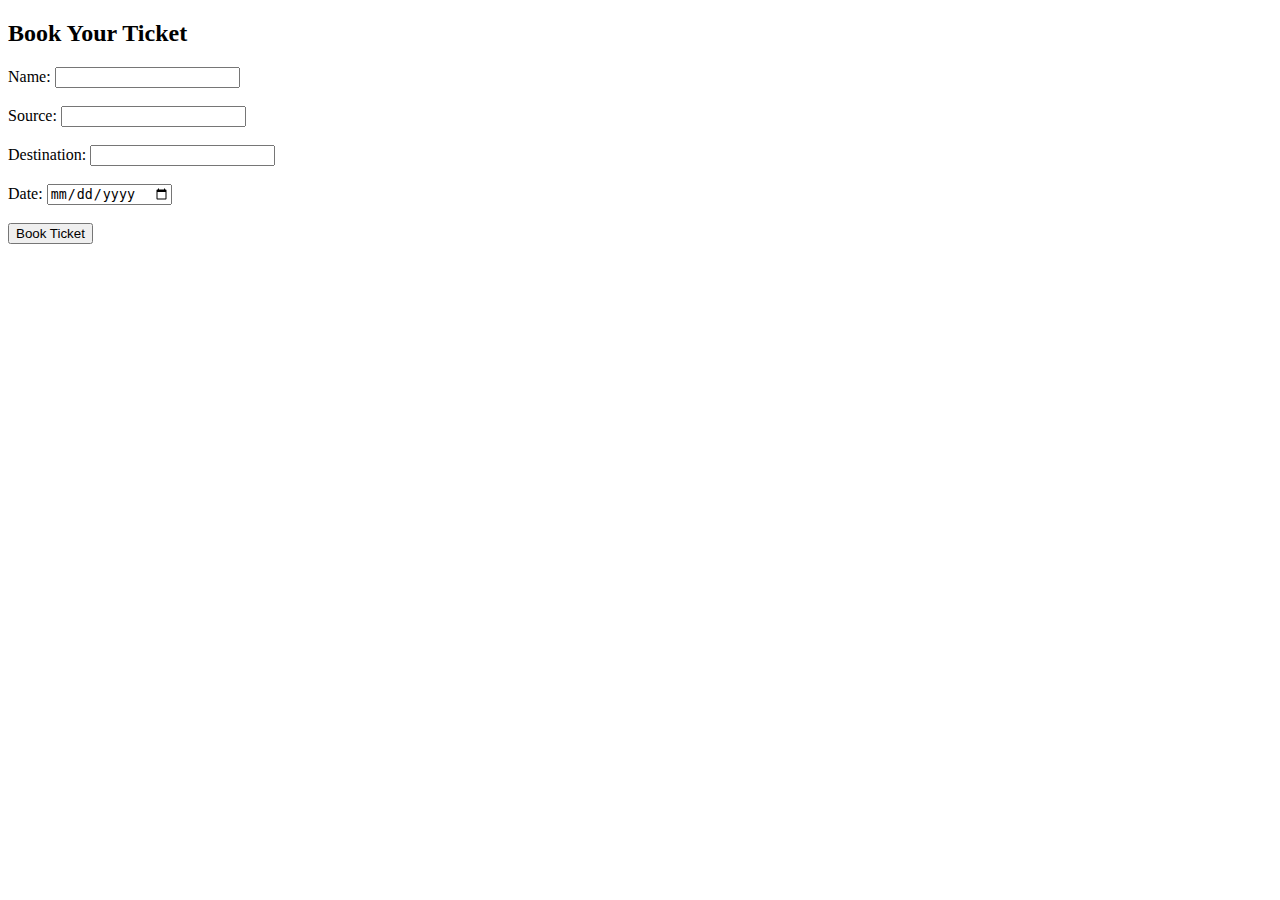
<file: Ex 6/index.html>
<!DOCTYPE html>
<html>
<head>
    <title>Ticket Booking</title>
</head>
<body>
    <h2>Book Your Ticket</h2>
    <form action="TicketBookingServlet" method="post">
        Name: <input type="text" name="passenger_name" required><br><br>
        Source: <input type="text" name="source" required><br><br>
        Destination: <input type="text" name="destination" required><br><br>
        Date: <input type="date" name="travel_date" required><br><br>
        <input type="submit" value="Book Ticket">
    </form>
</body>
</html>
</file>
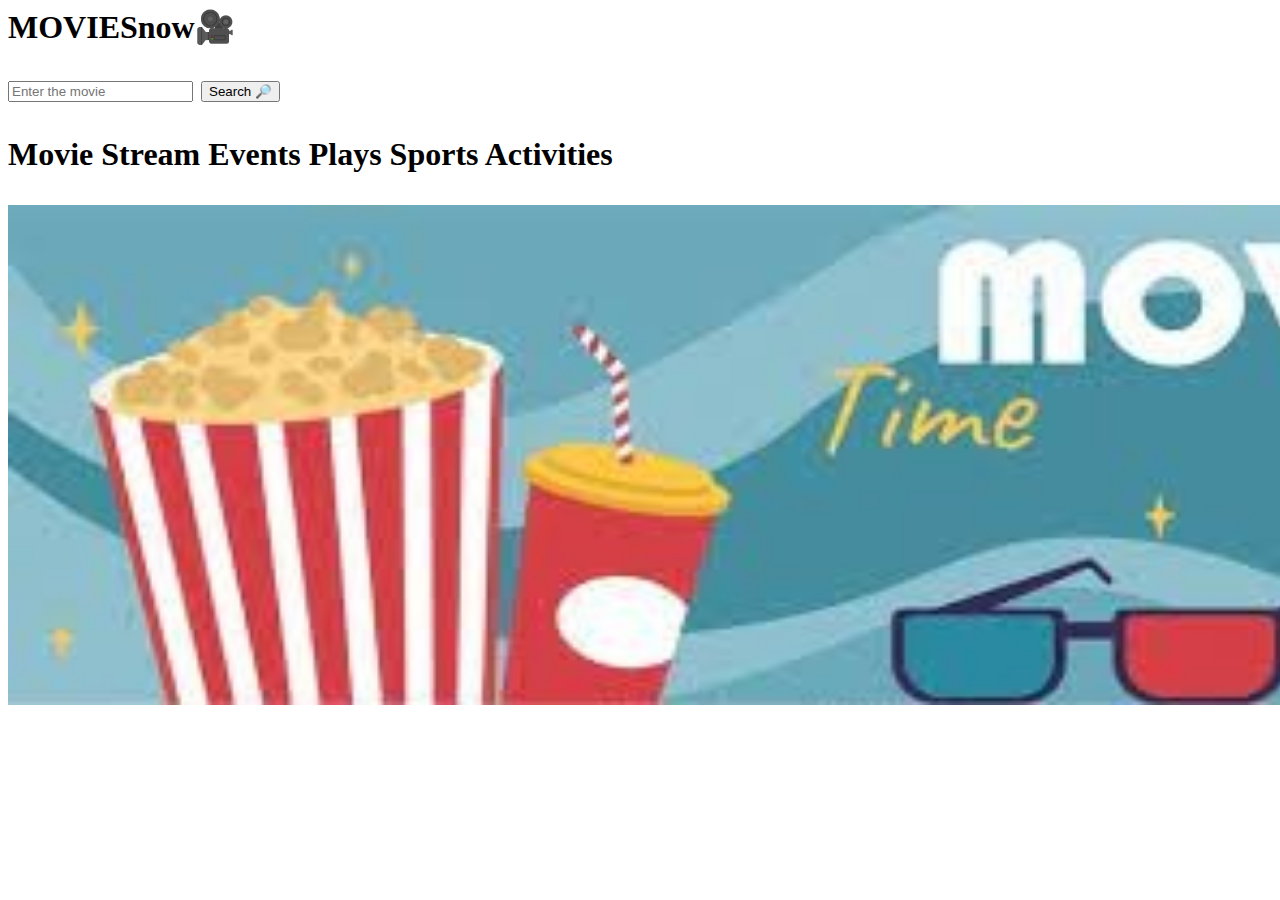
<file: Ex 1/Movie.html>
<html>
<body>
<h1>MOVIESnow🎥<h1>
<input placeholder = "Enter the movie             ">
<button>Search 🔎</button>

<div>
<p>Movie Stream Events Plays Sports Activities </p>
<img src = "movies.jpg" width = "1525" height="500">
</div>
</file>
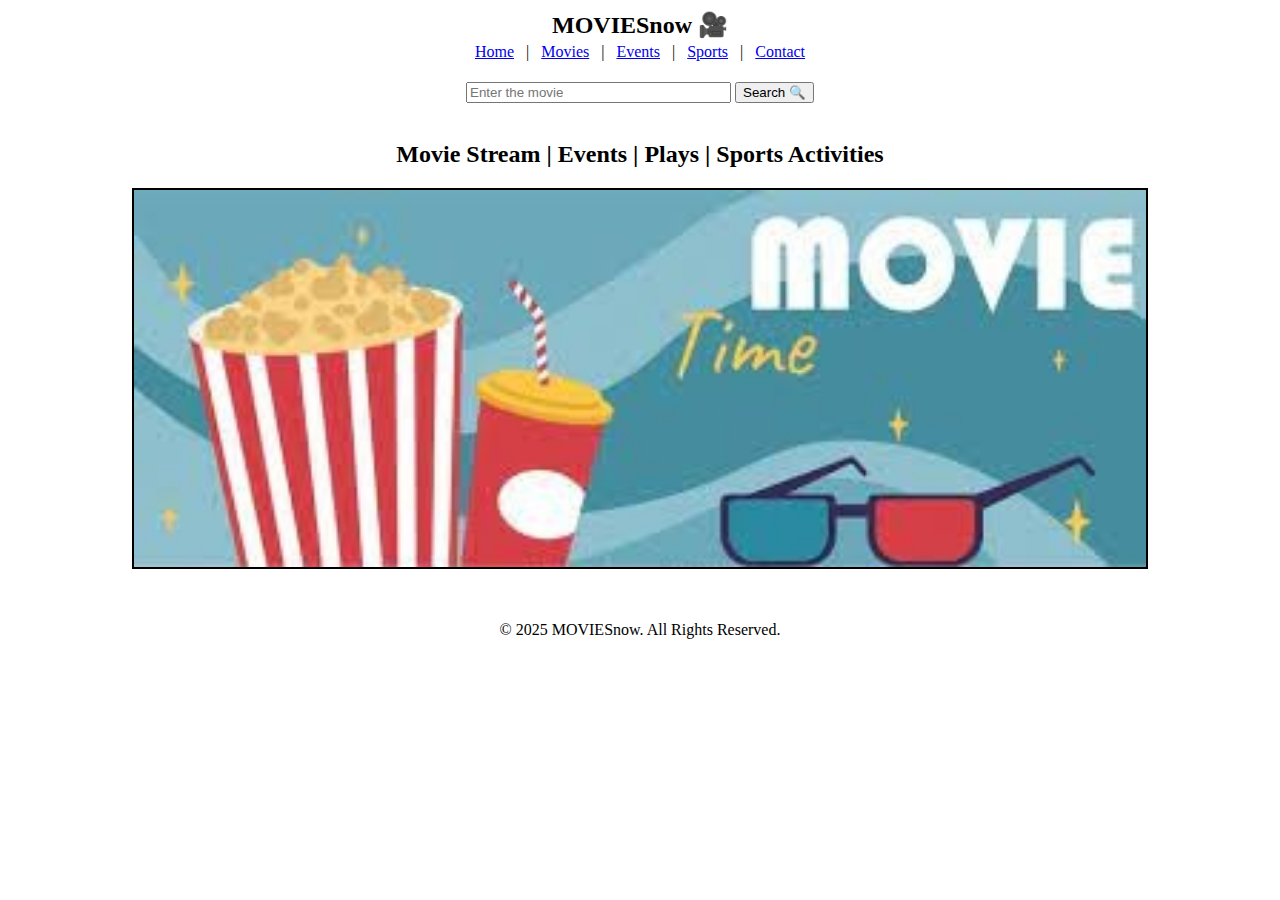
<file: Ex 1/Movies.html>
<!DOCTYPE html>
<html>
<head>
  <title>MOVIESnow</title>
</head>

  <table width="100%" >
    <tr>
      <td align="center">
        <font color="Black" size="5"><b>MOVIESnow 🎥</b></font>
      </td>
    </tr>
    <tr>
      <td align="center">
        <a href="Movie.html">Home</a> &nbsp; | &nbsp;
        <a href="#">Movies</a> &nbsp; | &nbsp;
        <a href="#">Events</a> &nbsp; | &nbsp;
        <a href="#">Sports</a> &nbsp; | &nbsp;
        <a href="#">Contact</a>
      </td>
    </tr>
  </table>

  <br>

  <center>
    <form>
      <input type="text" placeholder="Enter the movie" size="30">
      <input type="submit" value="Search 🔍">
    </form>
  </center>

  <br>

  <h2 align="center">Movie Stream | Events | Plays | Sports Activities</h2>

  <center>
    <img src="movies.jpg" alt="Movie Poster" width="80%" border="2">
  </center>

  <br><br>

  <table width="100%" cellpadding="10">
    <tr>
      <td align="center">
        <font color="black">&copy; 2025 MOVIESnow. All Rights Reserved.</font>
      </td>
    </tr>
  </table>

</body>
</html>
</file>
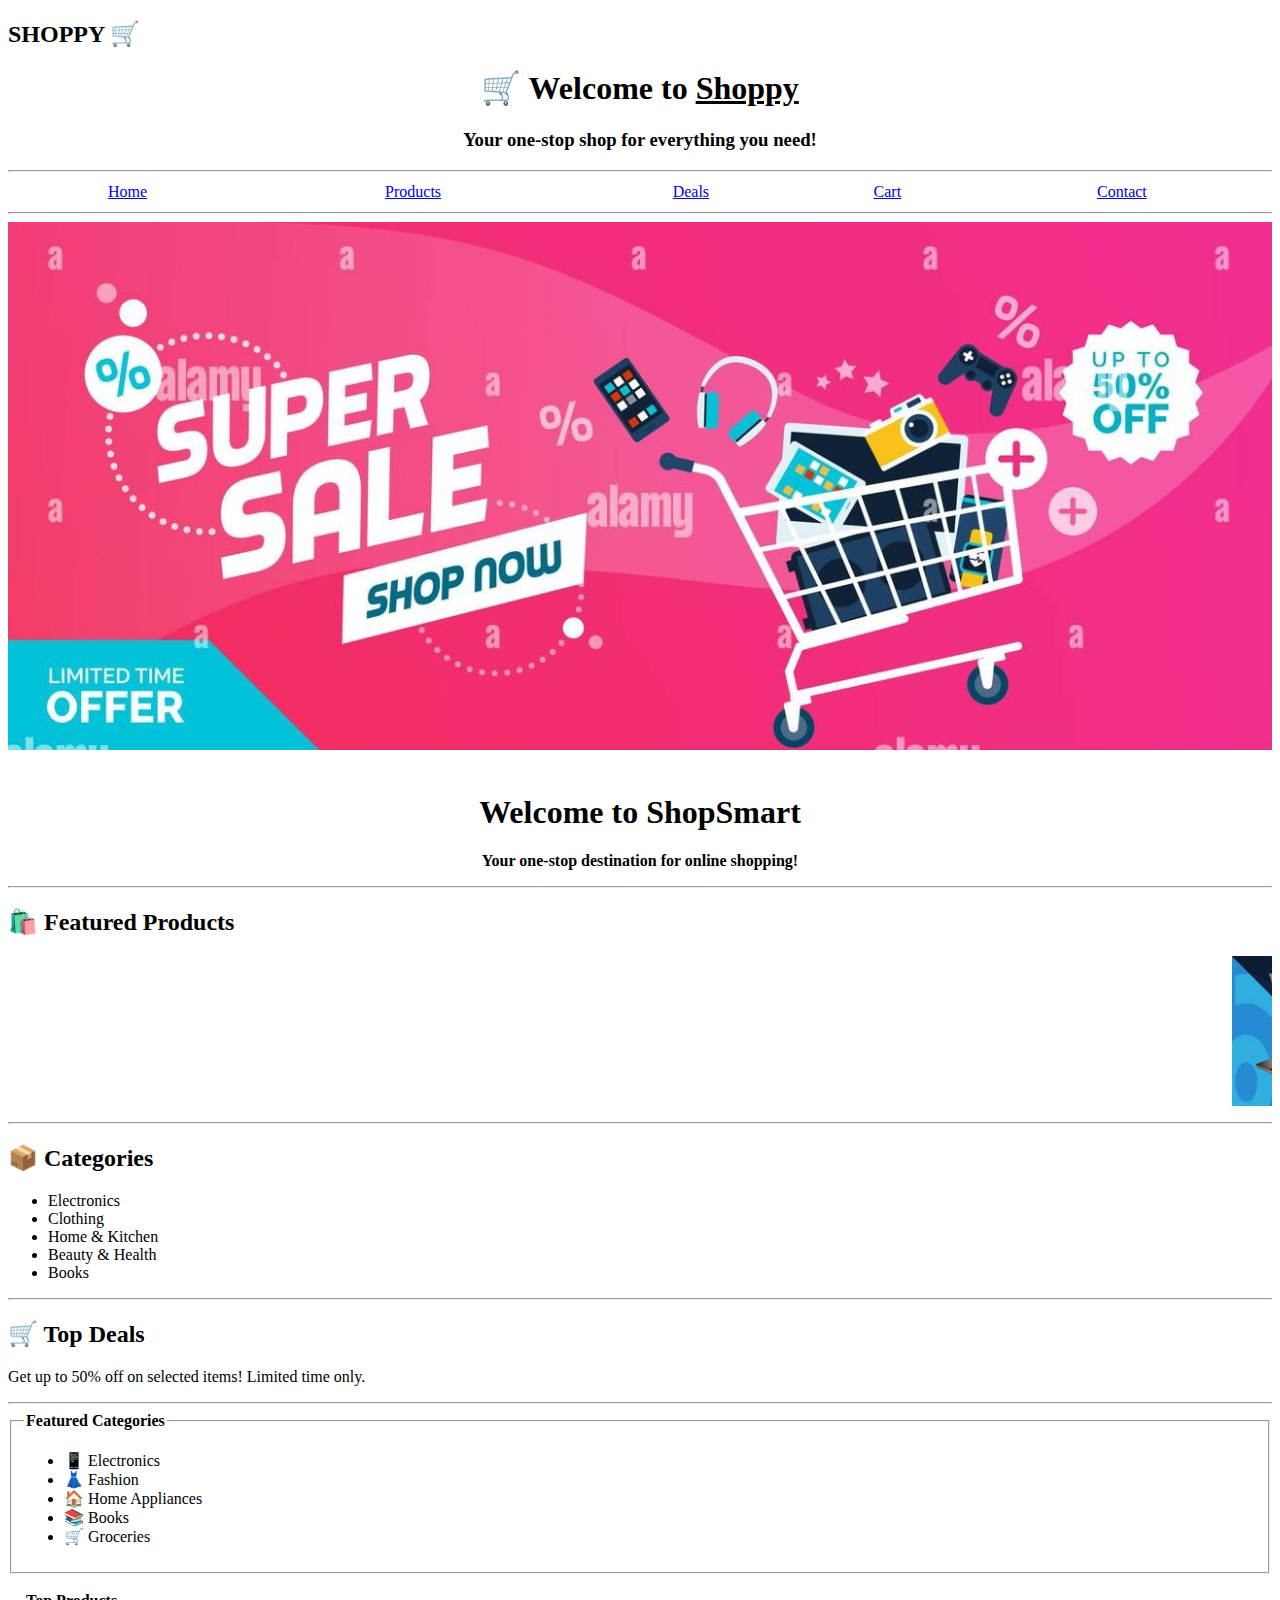
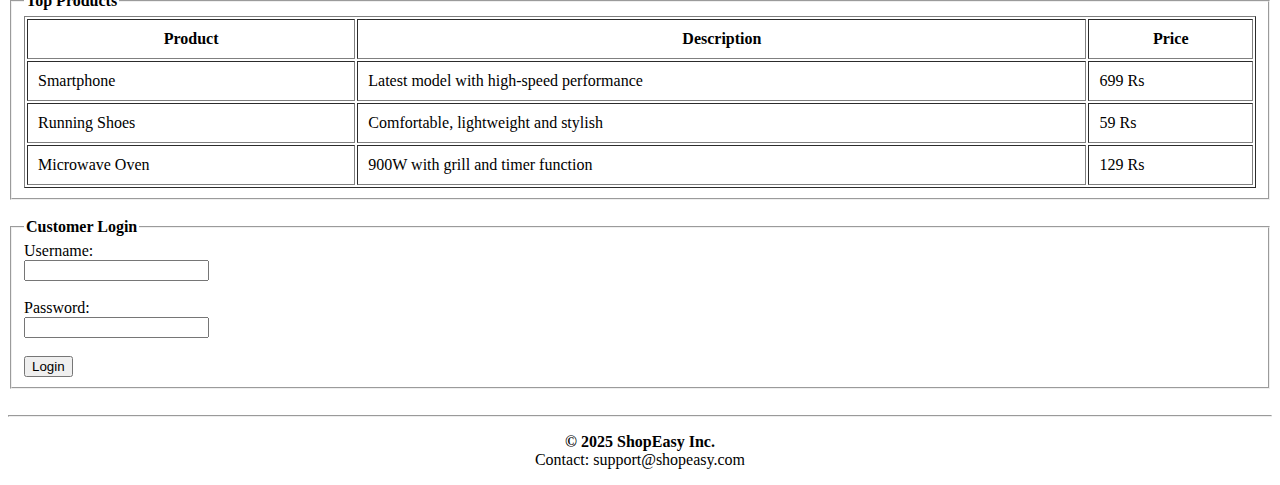
<file: Ex 2/s.html>
<!DOCTYPE html>
<html>
<head>
    <title>Shoppy - Online Shopping</title>
</head>
<body>
    <h2>SHOPPY 🛒 </h2>

    
    <center>
        <h1>🛒 Welcome to <u>Shoppy</u></h1>
        <h3>Your one-stop shop for everything you need!</h3>
    </center>

    <hr>
    <center>
        <table width="100%" border="0">
            <tr align="center">
                <td><a href="#">Home</a></td>
                <td><a href="#">Products</a></td>
                <td><a href="#">Deals</a></td>
                <td><a href="#">Cart</a></td>
                <td><a href="#">Contact</a></td>
            </tr>
        </table>
    </center>

    <hr>

    
    <center>
        <img src="shop.jpg" alt="Shopping Banner" width="100%">
    </center>

    <br>
<!DOCTYPE html>
<html>
<head>
  <title>Online Shopping - Home</title>
</head>
<body>

  <h1 align="center">Welcome to ShopSmart</h1>
  <p align="center"><b>Your one-stop destination for online shopping!</b></p>
  <hr>

  <h2>🛍️ Featured Products</h2>

  <marquee behavior="scroll" direction="left" scrollamount="5">
    <img src="pro1.jpg" width="150" height="150" alt="Product 1">
    <img src="pro2.jpg" width="150" height="150" alt="Product 2">
    <img src="pro3.jpg" width="150" height="150" alt="Product 3">
    <img src="pro4.jpg" width="150" height="150" alt="Product 4">
    <img src="pro5.jpg" width="150" height="150" alt="Product 5">
  </marquee>

  <hr>

  <h2>📦 Categories</h2>
  <ul>
    <li>Electronics</li>
    <li>Clothing</li>
    <li>Home & Kitchen</li>
    <li>Beauty & Health</li>
    <li>Books</li>
  </ul>

  <hr>

  <h2>🛒 Top Deals</h2>
  <p>Get up to 50% off on selected items! Limited time only.</p>

  <hr>

</body>
</html>
    <fieldset>
        <legend><b>Featured Categories</b></legend>
        <ul>
            <li>📱 Electronics</li>
            <li>👗 Fashion</li>
            <li>🏠 Home Appliances</li>
            <li>📚 Books</li>
            <li>🛒 Groceries</li>
        </ul>
    </fieldset>

    <br>

    
    <fieldset>
        <legend><b>Top Products</b></legend>
        <table border="1" width="100%" cellpadding="10">
            <tr>
                <th>Product</th>
                <th>Description</th>
                <th>Price</th>
            </tr>
            <tr>
                <td>Smartphone</td>
                <td>Latest model with high-speed performance</td>
                <td>699 Rs</td>
            </tr>
            <tr>
                <td>Running Shoes</td>
                <td>Comfortable, lightweight and stylish</td>
                <td>59 Rs</td>
            </tr>
            <tr>
                <td>Microwave Oven</td>
                <td>900W with grill and timer function</td>
                <td>129 Rs</td>
            </tr>
        </table>
    </fieldset>

    <br>

    
    <fieldset>
        <legend><b>Customer Login</b></legend>
        <form>
            <label>Username:</label><br>
            <input type="text" name="username"><br><br>

            <label>Password:</label><br>
            <input type="password" name="password"><br><br>

            <input type="submit" value="Login">
        </form>
    </fieldset>

    <br>

    <hr>

    
    <center>
        <p><b>© 2025 ShopEasy Inc.</b><br>
        Contact: support@shopeasy.com</p>
    </center>

</body>
</html>
</file>
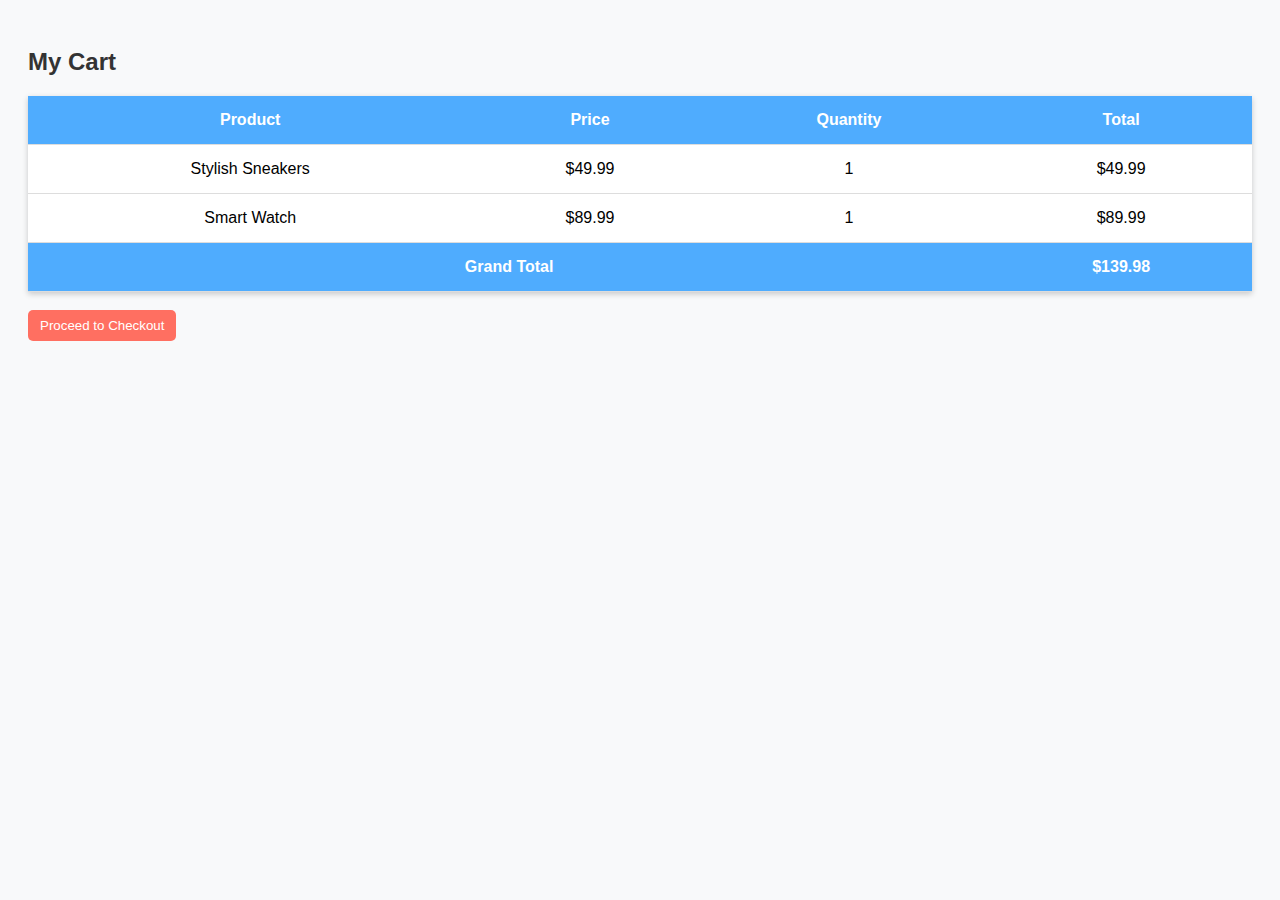
<file: Ex 3/cart.html>
<!DOCTYPE html>
<html lang="en">
<head>
  <meta charset="UTF-8">
  <meta name="viewport" content="width=device-width, initial-scale=1.0">
  <title>My Cart - ShopEase</title>
  <style>
    body {
      font-family: Arial, sans-serif;
      background-color: #f8f9fa;
      padding: 20px;
    }
    h2 {
      color: #333;
    }
    table {
      width: 100%;
      border-collapse: collapse;
      margin-top: 20px;
      background: white;
      box-shadow: 0 2px 6px rgba(0,0,0,0.2);
    }
    table th, table td {
      padding: 15px;
      text-align: center;
      border-bottom: 1px solid #ddd;
    }
    table th {
      background: #4facfe;
      color: white;
    }
    .btn {
      background: #ff6f61;
      color: white;
      padding: 8px 12px;
      border: none;
      border-radius: 5px;
      cursor: pointer;
    }
    .btn:hover {
      background: #e85d50;
    }
  </style>
</head>
<body>
  <h2>My Cart</h2>
  <table>
    <tr>
      <th>Product</th>
      <th>Price</th>
      <th>Quantity</th>
      <th>Total</th>
    </tr>
    <tr>
      <td>Stylish Sneakers</td>
      <td>$49.99</td>
      <td>1</td>
      <td>$49.99</td>
    </tr>
    <tr>
      <td>Smart Watch</td>
      <td>$89.99</td>
      <td>1</td>
      <td>$89.99</td>
    </tr>
    <tr>
      <th colspan="3">Grand Total</th>
      <th>$139.98</th>
    </tr>
  </table>
  <br>
  <button class="btn">Proceed to Checkout</button>
</body>
</html>
</file>
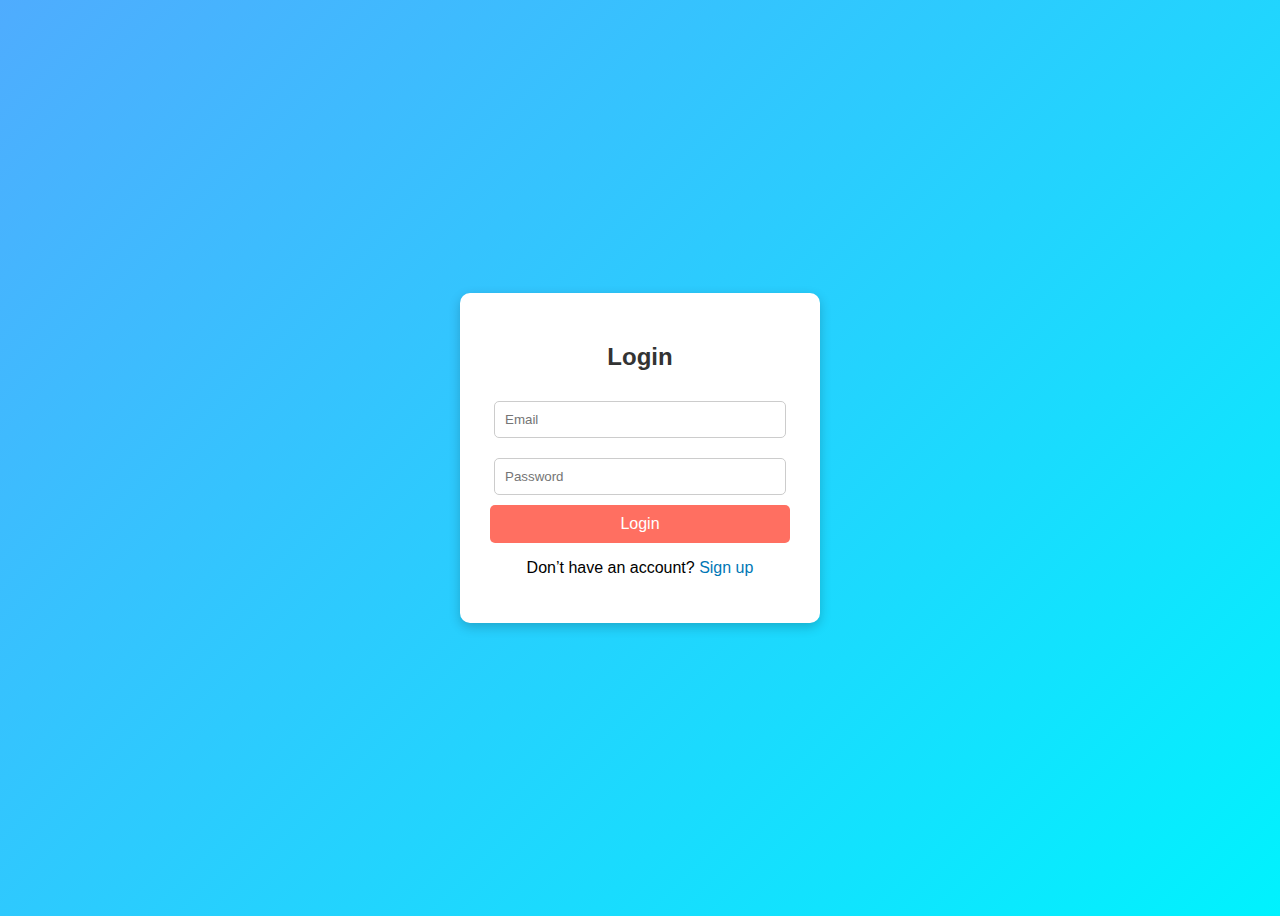
<file: Ex 3/login.html>
<!DOCTYPE html>
<html lang="en">
<head>
  <meta charset="UTF-8">
  <meta name="viewport" content="width=device-width, initial-scale=1.0">
  <title>Login - ShopEase</title>
  <style>
    body {
      font-family: Arial, sans-serif;
      background: linear-gradient(135deg, #4facfe, #00f2fe);
      display: flex;
      justify-content: center;
      align-items: center;
      height: 100vh;
    }
    .login-box {
      background: white;
      padding: 30px;
      border-radius: 10px;
      box-shadow: 0 4px 12px rgba(0,0,0,0.2);
      width: 300px;
      text-align: center;
    }
    .login-box h2 {
      margin-bottom: 20px;
      color: #333;
    }
    input {
      width: 90%;
      padding: 10px;
      margin: 10px 0;
      border: 1px solid #ccc;
      border-radius: 5px;
    }
    .btn {
      background: #ff6f61;
      color: white;
      padding: 10px;
      width: 100%;
      border: none;
      border-radius: 5px;
      cursor: pointer;
      font-size: 16px;
    }
    .btn:hover {
      background: #e85d50;
    }
    a {
      color: #0077b6;
      text-decoration: none;
    }
  </style>
</head>
<body>
  <div class="login-box">
    <h2>Login</h2>
    <form>
      <input type="email" placeholder="Email" required><br>
      <input type="password" placeholder="Password" required><br>
      <button class="btn">Login</button>
    </form>
    <p>Don’t have an account? <a href="#">Sign up</a></p>
  </div>
</body>
</html>
</file>
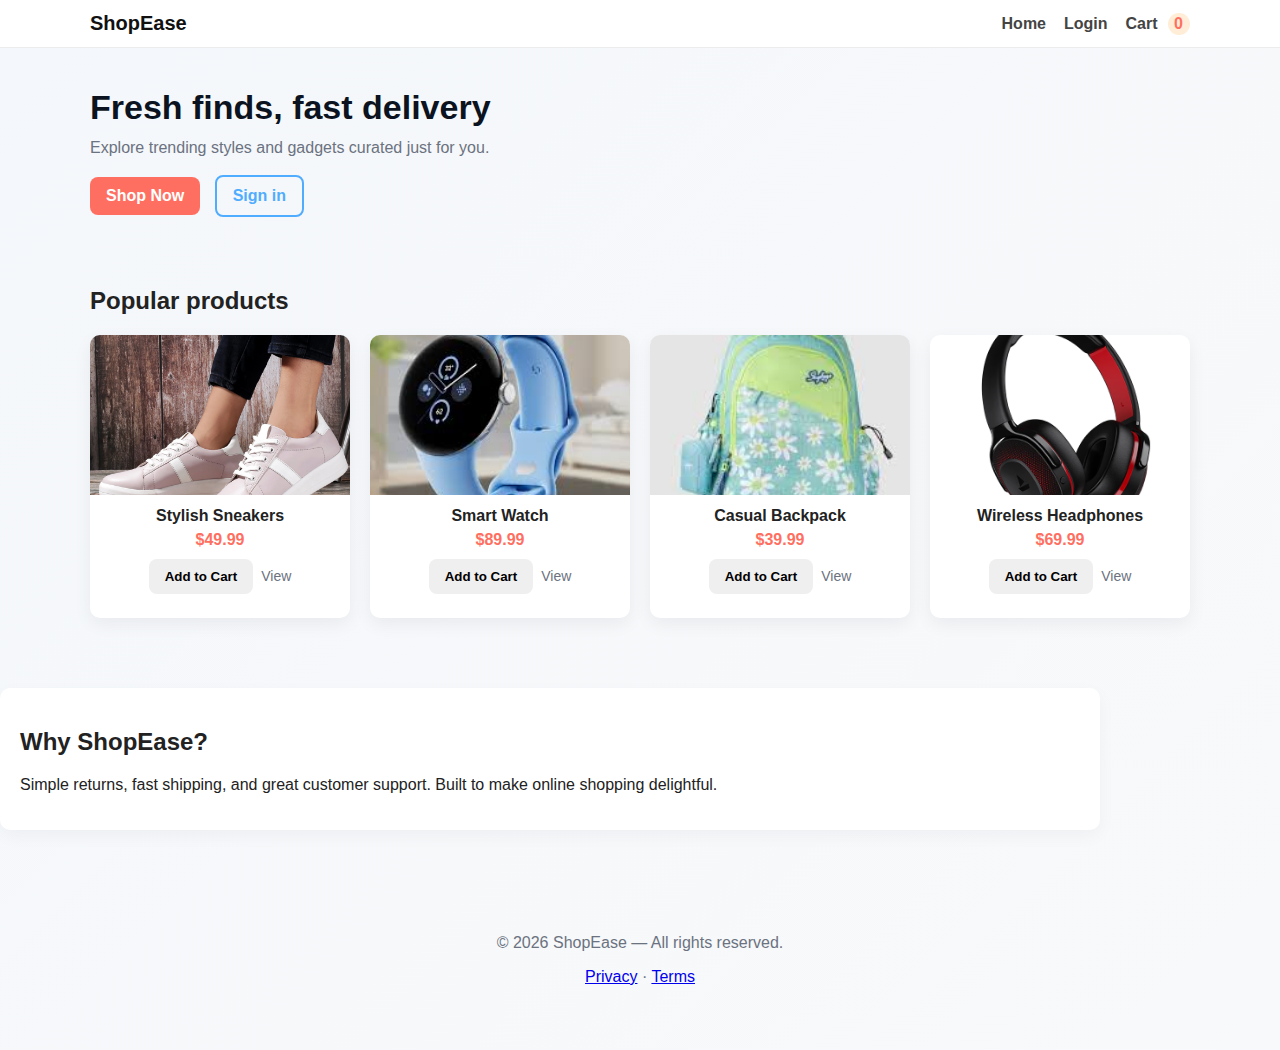
<file: Ex 3/Shopping.html>
<!doctype html>
<html lang="en">
<head>
  <meta charset="utf-8" />
  <meta name="viewport" content="width=device-width,initial-scale=1" />
  <title>ShopEase — Home</title>
  <style>
    :root{
      --primary: #ff6f61;
      --accent: #4facfe;
      --muted: #6b7280;
      --bg: #f8f9fa;
      --max-width: 1100px;
      --radius: 10px;
    }

    *{box-sizing:border-box}
    body{
      font-family: "Segoe UI", Roboto, Arial, sans-serif;
      margin:0;
      background: linear-gradient(135deg, #f4f7fb 0%, var(--bg) 100%);
      color:#222;
    }

    .container{
      width:90%;
      max-width:var(--max-width);
      margin:0 auto;
      padding:30px 0;
    }

    /* Header */
    .site-header{
      background: #fff;
      border-bottom: 1px solid #ececec;
      position:sticky;
      top:0;
      z-index:50;
    }
    .header-inner{
      display:flex;
      gap:20px;
      align-items:center;
      justify-content:space-between;
      padding:12px 0;
    }
    .logo{
      font-weight:700;
      font-size:20px;
      text-decoration:none;
      color: #111;
    }
    .nav{
      display:flex;
      gap:18px;
      align-items:center;
    }
    .nav a{
      text-decoration:none;
      color:#444;
      font-weight:600;
    }
    .nav.open{ display:block; }

    /* Mobile nav toggle */
    .nav-toggle{
      display:none;
      background:transparent;
      border:none;
      font-size:20px;
      cursor:pointer;
    }

    /* Hero */
    .hero{
      display:flex;
      gap:40px;
      align-items:center;
      justify-content:space-between;
      padding:40px 0;
    }
    .hero-text h1{
      margin:0 0 12px;
      font-size:34px;
      color:#0b1220;
    }
    .hero-text p{
      margin:0 0 18px;
      color:var(--muted);
      max-width:520px;
    }
    .hero-actions .btn{ margin-right:10px; }

    /* Buttons */
    .btn{
      display:inline-block;
      padding:10px 16px;
      border-radius:8px;
      border:none;
      cursor:pointer;
      font-weight:600;
      text-decoration:none;
      text-align:center;
    }
    .primary{ background:var(--primary); color:#fff; }
    .outline{ background:transparent; border:2px solid var(--accent); color:var(--accent); }

    /* Product grid */
    .products h2{ margin-top:0; }
    .product-grid{
      display:grid;
      grid-template-columns: repeat(4, 1fr);
      gap:20px;
      margin-top:18px;
    }
    .product-card{
      background:#fff;
      border-radius:var(--radius);
      overflow:hidden;
      box-shadow: 0 6px 18px rgba(16,24,40,0.06);
      text-align:center;
      padding-bottom:12px;
    }
    .product-card img{ width:100%; height:160px; object-fit:cover; display:block; }
    .product-card h3{ margin:12px 10px 6px; font-size:16px; }
    .product-card .price{ color:var(--primary); font-weight:700; margin:0 0 10px; }
    .card-actions{ display:flex; gap:8px; justify-content:center; align-items:center; padding:0 12px 12px; }
    .card-actions .link{ color:var(--muted); font-size:14px; text-decoration:none; }

    /* About & footer */
    .about{ margin:40px 0; background:#fff; padding:20px; border-radius:10px; box-shadow:0 6px 18px rgba(16,24,40,0.04);}
    .site-footer{ background:transparent; padding:18px 0; color:var(--muted); text-align:center; }

    /* Responsive */
    @media (max-width: 980px){
      .product-grid{ grid-template-columns: repeat(2, 1fr); }
      .hero{ flex-direction:column; text-align:center; }
    }
    @media (max-width: 600px){
      .nav{ display:none; position:absolute; right:16px; top:64px; background:#fff; padding:12px; border-radius:8px; box-shadow:0 8px 20px rgba(0,0,0,0.08); }
      .nav-toggle{ display:inline-block; }
      .product-grid{ grid-template-columns: 1fr; }
      .hero-text h1{ font-size:24px; }
    }

    /* small cart badge style */
    .cart-link #cartCount{
      display:inline-block;
      min-width:22px;
      padding:2px 6px;
      margin-left:6px;
      background:#ffedd8;
      border-radius:999px;
      font-weight:700;
      color:var(--primary);
    }
  </style>
</head>
<body>
  <header class="site-header">
    <div class="container header-inner">
      <a class="logo" href="index.html">ShopEase</a>

      <nav class="nav">
        <a href="index.html">Home</a>
        <a href="login.html">Login</a>
        <a href="cart.html" class="cart-link">Cart <span id="cartCount">0</span></a>
      </nav>

      <button class="nav-toggle" aria-expanded="false" aria-controls="mainNav">☰</button>
    </div>
  </header>

  <main>
    <section class="hero container">
      <div class="hero-text">
        <h1>Fresh finds, fast delivery</h1>
        <p>Explore trending styles and gadgets curated just for you.</p>
        <div class="hero-actions">
          <a class="btn primary" href="#products">Shop Now</a>
          <a class="btn outline" href="login.html">Sign in</a>
        </div>
      </div>
    </section>

    <section id="products" class="container products">
      <h2>Popular products</h2>
      <div class="product-grid">
        <article class="product-card">
          <img src="Snearkers.webp" alt="Stylish Sneakers">
          <h3>Stylish Sneakers</h3>
          <p class="price">$49.99</p>
          <div class="card-actions">
            <button class="btn add-cart" data-name="Stylish Sneakers" data-price="49.99">Add to Cart</button>
            <a class="link" href="#">View</a>
          </div>
        </article>

        <article class="product-card">
          <img src="images.jpeg" alt="Smart Watch">
          <h3>Smart Watch</h3>
          <p class="price">$89.99</p>
          <div class="card-actions">
            <button class="btn add-cart" data-name="Smart Watch" data-price="89.99">Add to Cart</button>
            <a class="link" href="#">View</a>
          </div>
        </article>

        <article class="product-card">
          <img src="Backpack.jpeg" alt="Casual Backpack">
          <h3>Casual Backpack</h3>
          <p class="price">$39.99</p>
          <div class="card-actions">
            <button class="btn add-cart" data-name="Casual Backpack" data-price="39.99">Add to Cart</button>
            <a class="link" href="#">View</a>
          </div>
        </article>

        <article class="product-card">
          <img src="Headphone.webp" alt="Wireless Headphones">
          <h3>Wireless Headphones</h3>
          <p class="price">$69.99</p>
          <div class="card-actions">
            <button class="btn add-cart" data-name="Wireless Headphones" data-price="69.99">Add to Cart</button>
            <a class="link" href="#">View</a>
          </div>
        </article>
      </div>
    </section>

    <section class="container about">
      <h2>Why ShopEase?</h2>
      <p>Simple returns, fast shipping, and great customer support. Built to make online shopping delightful.</p>
    </section>
  </main>

  <footer class="site-footer">
    <div class="container">
      <p>&copy; <span id="year"></span> ShopEase — All rights reserved.</p>
      <p><a href="#">Privacy</a> · <a href="#">Terms</a></p>
    </div>
  </footer>

  <script>
    // Mobile nav toggle
    document.querySelector('.nav-toggle').addEventListener('click', function() {
      const nav = document.querySelector('.nav');
      const expanded = this.getAttribute('aria-expanded') === 'true';
      this.setAttribute('aria-expanded', String(!expanded));
      nav.classList.toggle('open');
    });

    // Simple demo: increment cart count
    const cartCountEl = document.getElementById('cartCount');
    let cartCount = 0;
    document.querySelectorAll('.add-cart').forEach(btn => {
      btn.addEventListener('click', () => {
        cartCount += 1;
        cartCountEl.textContent = cartCount;
      });
    });

    // Set current year in footer
    document.getElementById('year').textContent = new Date().getFullYear();
  </script>
</body>
</html>
</file>
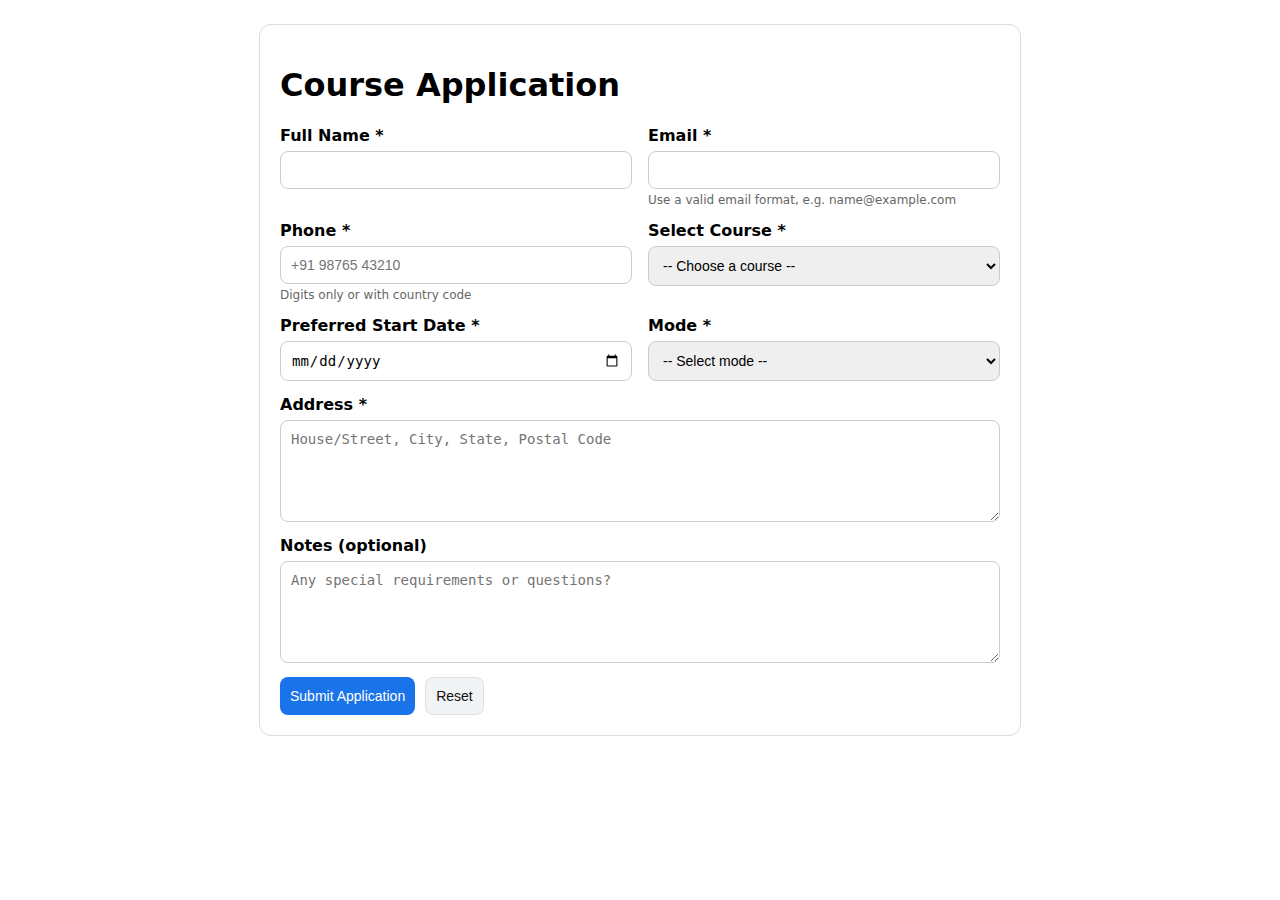
<file: Ex 4/App.html>
<!DOCTYPE html>
<html lang="en">
<head>
  <meta charset="utf-8" />
  <meta name="viewport" content="width=device-width, initial-scale=1" />
  <title>Course Application</title>
  <style>
    body { font-family: system-ui, -apple-system, Segoe UI, Roboto, Arial, sans-serif; margin: 24px; }
    .card { max-width: 720px; margin: 0 auto; padding: 20px; border: 1px solid #ddd; border-radius: 12px; }
    .row { display: grid; grid-template-columns: 1fr 1fr; gap: 16px; }
    .field { display: flex; flex-direction: column; margin-bottom: 14px; }
    label { font-weight: 600; margin-bottom: 6px; }
    input, select, textarea, button {
      padding: 10px; border: 1px solid #ccc; border-radius: 8px; font-size: 14px;
    }
    textarea { resize: vertical; min-height: 80px; }
    .actions { display: flex; gap: 10px; margin-top: 10px; }
    .btn-primary { background: #1a73e8; color: #fff; border: none; cursor: pointer; }
    .btn-secondary { background: #f1f3f4; color: #111; border: 1px solid #e0e0e0; cursor: pointer; }
    .success { display: none; padding: 12px; border-radius: 10px; background: #e6f4ea; border: 1px solid #a8dab5; color: #0f5132; margin-bottom: 16px; }
    .error { border-color: #e53935 !important; box-shadow: 0 0 0 3px rgba(229,57,53,0.12); }
    .note { color: #666; font-size: 12px; margin-top: 4px; }
    @media (max-width: 640px) { .row { grid-template-columns: 1fr; } }
  </style>
</head>
<body>
  <div class="card">
    <h1>Course Application</h1>

    <div id="ok" class="success" role="status" aria-live="polite">✅ Application submitted successfully.</div>

    <form id="appForm" novalidate>
      <div class="row">
        <div class="field">
          <label for="fullName">Full Name *</label>
          <input id="fullName" name="fullName" type="text" autocomplete="name" />
        </div>

        <div class="field">
          <label for="email">Email *</label>
          <input id="email" name="email" type="email" autocomplete="email" />
          <div class="note">Use a valid email format, e.g. name@example.com</div>
        </div>
      </div>

      <div class="row">
        <div class="field">
          <label for="phone">Phone *</label>
          <input id="phone" name="phone" type="tel" inputmode="tel" placeholder="+91 98765 43210" />
          <div class="note">Digits only or with country code</div>
        </div>

        <div class="field">
          <label for="course">Select Course *</label>
          <select id="course" name="course">
            <option value="">-- Choose a course --</option>
            <option>Data Science Fundamentals</option>
            <option>Web Development Bootcamp</option>
            <option>Android App Development</option>
            <option>Cybersecurity Basics</option>
            <option>Machine Learning with Python</option>
          </select>
        </div>
      </div>

      <div class="row">
        <div class="field">
          <label for="startDate">Preferred Start Date *</label>
          <input id="startDate" name="startDate" type="date" />
        </div>

        <div class="field">
          <label for="mode">Mode *</label>
          <select id="mode" name="mode">
            <option value="">-- Select mode --</option>
            <option>Online</option>
            <option>On-campus</option>
            <option>Hybrid</option>
          </select>
        </div>
      </div>

      <div class="field">
        <label for="address">Address *</label>
        <textarea id="address" name="address" placeholder="House/Street, City, State, Postal Code"></textarea>
      </div>

      <div class="field">
        <label for="notes">Notes (optional)</label>
        <textarea id="notes" name="notes" placeholder="Any special requirements or questions?"></textarea>
      </div>

      <div class="actions">
        <button type="submit" class="btn-primary">Submit Application</button>
        <button type="reset" class="btn-secondary">Reset</button>
      </div>
    </form>
  </div>

  <script>
    (function () {
      const form = document.getElementById('appForm');
      const ok = document.getElementById('ok');

      const requiredFields = [
        { id: 'fullName', label: 'Full Name', test: v => v.trim().length > 0 },
        { id: 'email', label: 'Email', test: v => /^[^\s@]+@[^\s@]+\.[^\s@]+$/.test(v) },
        { id: 'phone', label: 'Phone', test: v => /^[+()\-.\s]*\d[\d()+\-. \s]{6,}$/.test(v.trim()) },
        { id: 'course', label: 'Course', test: v => v.trim().length > 0 },
        { id: 'startDate', label: 'Preferred Start Date', test: v => v.trim().length > 0 },
        { id: 'mode', label: 'Mode', test: v => v.trim().length > 0 },
        { id: 'address', label: 'Address', test: v => v.trim().length > 0 }
      ];

      function clearErrors() {
        ok.style.display = 'none';
        requiredFields.forEach(f => document.getElementById(f.id).classList.remove('error'));
      }

      function validate() {
        clearErrors();
        const missing = [];

        requiredFields.forEach(f => {
          const el = document.getElementById(f.id);
          const valid = f.test(el.value || '');
          if (!valid) {
            el.classList.add('error');
            missing.push(f.label);
          }
        });

        if (missing.length) {
          alert("⚠️ Please correct the following:\n\n- " + missing.join("\n- "));
          const firstInvalid = requiredFields.find(f => document.getElementById(f.id).classList.contains('error'));
          if (firstInvalid) document.getElementById(firstInvalid.id).focus();
          return false;
        }
        return true;
      }

      form.addEventListener('submit', function (e) {
        e.preventDefault();
        if (validate()) {
          ok.style.display = 'block';
          alert("✅ Application submitted successfully!");
        }
      });

      form.querySelectorAll('input, select, textarea').forEach(el => {
        el.addEventListener('input', () => el.classList.remove('error'));
      });

      form.addEventListener('reset', () => setTimeout(clearErrors, 0));
    })();
  </script>
</body>
</html>
</file>
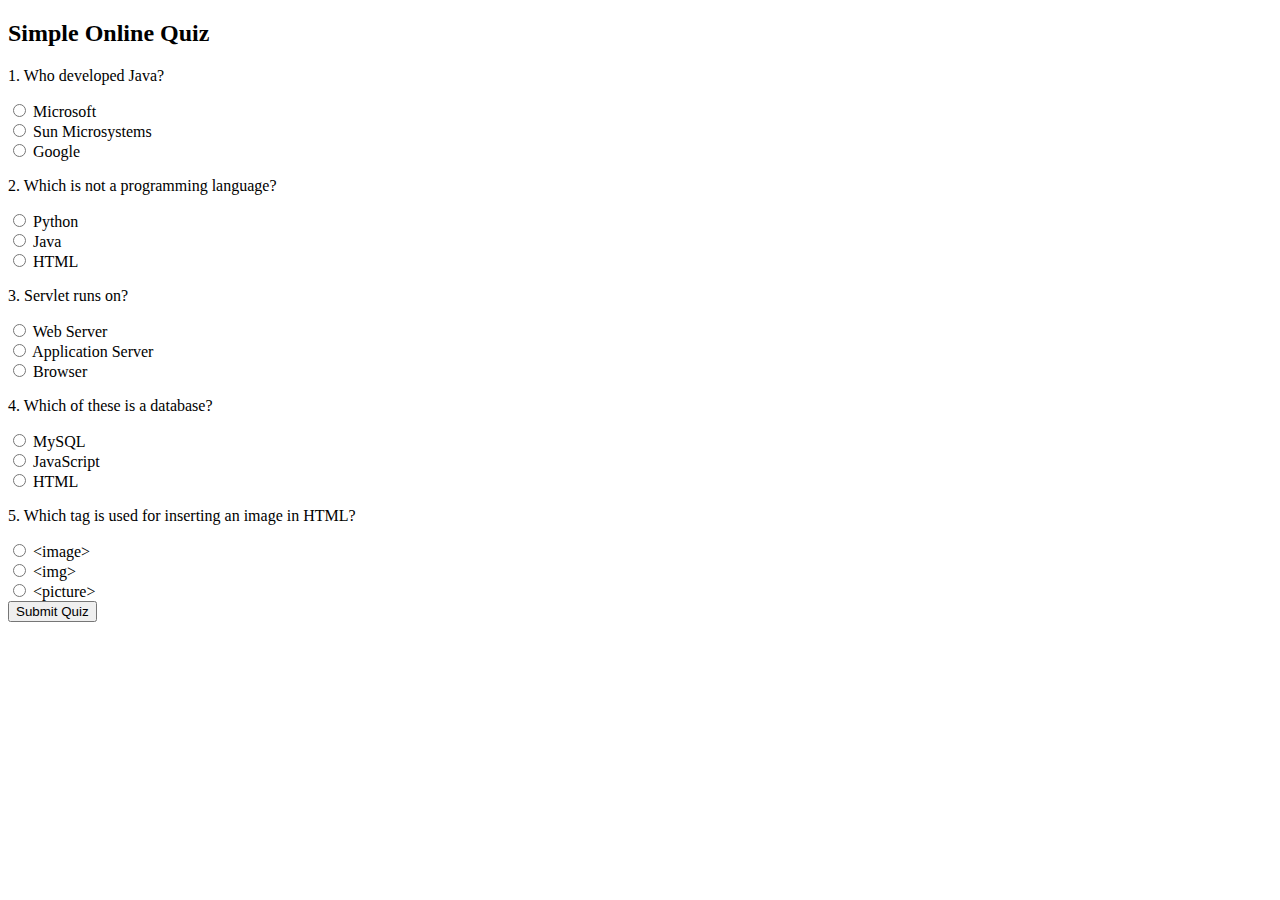
<file: Ex 5/quiz.html>
<!DOCTYPE html>
<html>
<head>
    <meta charset="UTF-8">
    <title>Simple Quiz</title>
    <script>
        function checkQuiz() {
            let score = 0;

            // Get user answers
            let q1 = document.querySelector('input[name="q1"]:checked');
            let q2 = document.querySelector('input[name="q2"]:checked');
            let q3 = document.querySelector('input[name="q3"]:checked');
            let q4 = document.querySelector('input[name="q4"]:checked');
            let q5 = document.querySelector('input[name="q5"]:checked');

            // Check answers
            if(q1 && q1.value === "b") score++;
            if(q2 && q2.value === "c") score++;
            if(q3 && q3.value === "b") score++;
            if(q4 && q4.value === "a") score++;
            if(q5 && q5.value === "b") score++;

            // Show result
            alert("Your Score: " + score + " / 5");
        }
    </script>
</head>
<body>
    <h2>Simple Online Quiz</h2>

    <div>
        <p>1. Who developed Java?</p>
        <input type="radio" name="q1" value="a"> Microsoft<br>
        <input type="radio" name="q1" value="b"> Sun Microsystems<br>
        <input type="radio" name="q1" value="c"> Google<br>
    </div>

    <div>
        <p>2. Which is not a programming language?</p>
        <input type="radio" name="q2" value="a"> Python<br>
        <input type="radio" name="q2" value="b"> Java<br>
        <input type="radio" name="q2" value="c"> HTML<br>
    </div>

    <div>
        <p>3. Servlet runs on?</p>
        <input type="radio" name="q3" value="a"> Web Server<br>
        <input type="radio" name="q3" value="b"> Application Server<br>
        <input type="radio" name="q3" value="c"> Browser<br>
    </div>

    <div>
        <p>4. Which of these is a database?</p>
        <input type="radio" name="q4" value="a"> MySQL<br>
        <input type="radio" name="q4" value="b"> JavaScript<br>
        <input type="radio" name="q4" value="c"> HTML<br>
    </div>

    <div>
        <p>5. Which tag is used for inserting an image in HTML?</p>
        <input type="radio" name="q5" value="a"> &lt;image&gt;<br>
        <input type="radio" name="q5" value="b"> &lt;img&gt;<br>
        <input type="radio" name="q5" value="c"> &lt;picture&gt;<br>
    </div>

    <button onclick="checkQuiz()">Submit Quiz</button>
</body>
</html>
</file>
